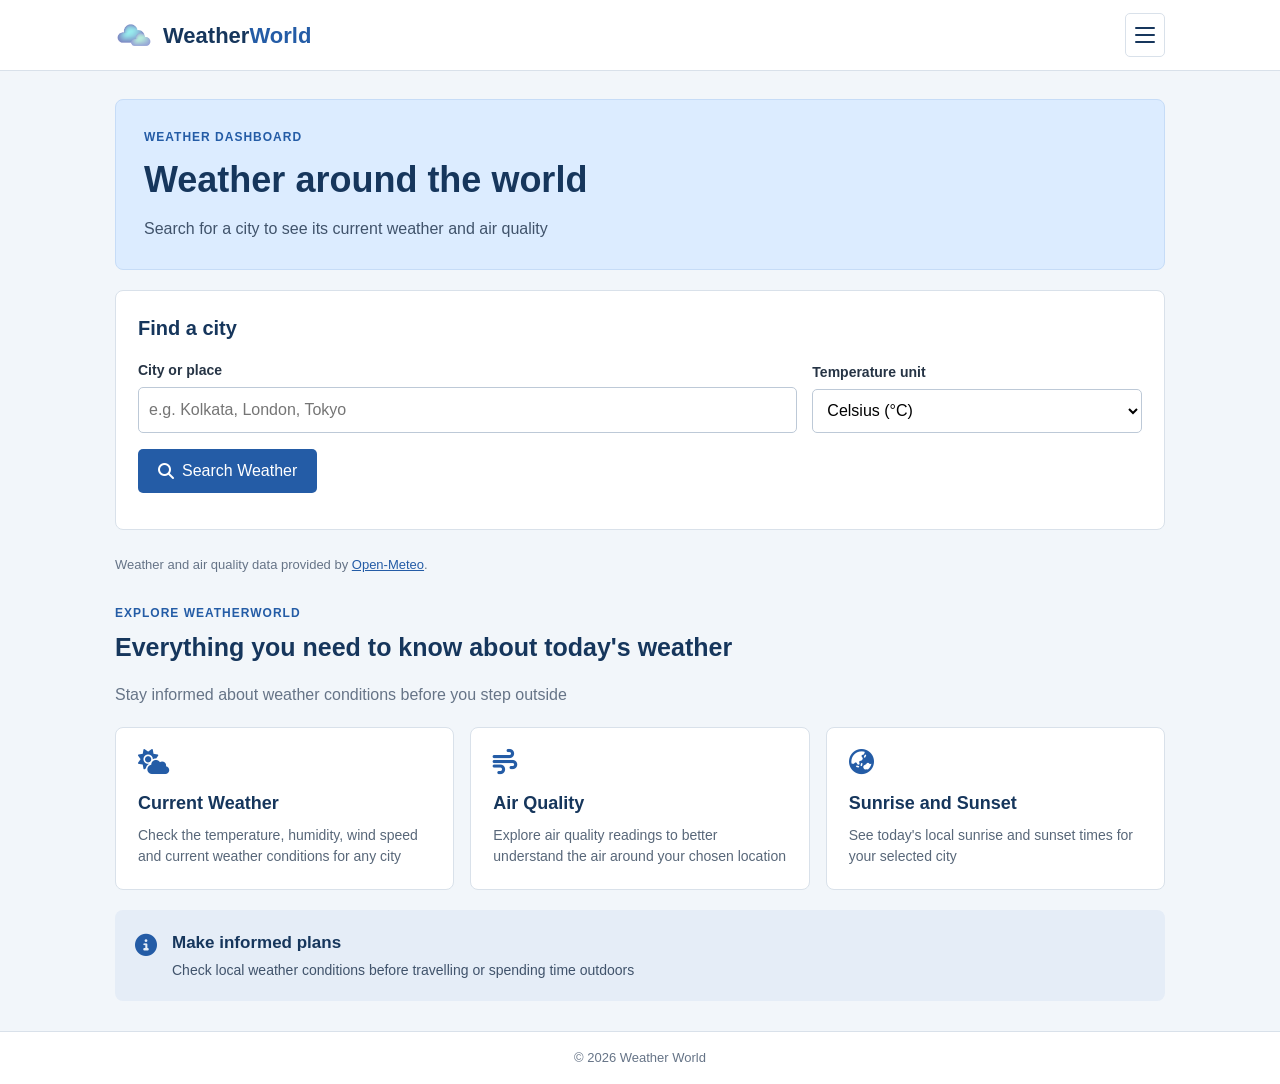
<file: index.html>
<!DOCTYPE html>
<html lang="en">

<head>
  <meta charset="UTF-8">
  <meta name="viewport" content="width=device-width, initial-scale=1.0">
  <meta name="description" content="Check current weather and air quality around the world.">
  <title>WeatherWorld - Easy access to world's weather conditions</title>
  <link rel="icon" type="image/png" href="assets/logo.png">
  <link rel="stylesheet" href="css/style.css">
  <link rel="stylesheet" href="https://cdnjs.cloudflare.com/ajax/libs/font-awesome/6.7.2/css/all.min.css">
</head>

<body>
  <a class="skip-link" href="#main-content">Skip to main content</a>

  <header class="site-header">
    <div class="container header-content">
      <a class="brand" href="index.html">
        <img src="assets/logo.png" alt="" id="brand-logo">
        <span>Weather<span class="brand-highlight">World</span></span>
      </a>

      <button class="menu-toggle" id="menu-toggle" type="button" aria-label="Open navigation menu" aria-expanded="false"
        aria-controls="main-navigation">
        <span></span>
        <span></span>
        <span></span>
      </button>

      <nav id="main-navigation" class="main-navigation" aria-label="Main navigation">
        <a href="index.html" aria-current="page">Home</a>
        <a href="about.html">About</a>
        <a href="contact.html">Contact</a>
      </nav>
    </div>
  </header>


  <main class="container" id="main-content" tabindex="-1">
    <section class="banner">
      <p class="eyebrow">WEATHER DASHBOARD</p>
      <h1>Weather around the world</h1>
      <p>Search for a city to see its current weather and air quality</p>
    </section>

    <section class="search-panel" aria-labelledby="search-heading">
      <h2 id="search-heading">Find a city</h2>
      <form id="weather-form">
        <div class="form-grid">
          <div class="form-field">
            <label for="city-input">City or place</label>
            <input type="search" id="city-input" name="city" placeholder="e.g. Kolkata, London, Tokyo" minlength="2"
              maxlength="80" required>
          </div>
          <div class="form-field">
            <label for="unit-select">Temperature unit</label>
            <select id="unit-select" name="units">
              <option value="celsius">Celsius (°C)</option>
              <option value="fahrenheit">Fahrenheit (°F)</option>
            </select>
          </div>
        </div>

        <button type="submit" id="search-button">
          <i class="fa-solid fa-magnifying-glass" aria-hidden="true"></i>
          Search Weather
        </button>
      </form>
      <p id="status-message" role="status" aria-live="polite"></p>
      <div class="location-choice" id="location-choice" hidden>
        <label for="location-select">Select the correct location</label>
        <select id="location-select" name="location" aria-describedby="location-hint"></select>
        <p id="location-hint" class="helper-text">Several places match your search. Choose the right one to update the results.</p>
      </div>
    </section>

    <section id="weather-results" class="results-section" hidden aria-labelledby="results-heading">
      <div class="section-heading">
        <div>
          <p class="eyebrow">CURRENT CONDITIONS</p>
          <h2 id="results-heading">Weather in <span id="location-name"></span></h2>
          <p id="location-details" class="muted-text"></p>
        </div>
        <p id="updated-time" class="updated-time"></p>
      </div>

      <article id="current-card" class="current-card cloudy">
        <div class="current-main">
          <div>
            <p class="card-label">RIGHT NOW</p>
            <p id="current-description" class="current-description">Weather</p>
            <p id="current-heading" class="current-temperature">--°</p>
            <p class="feels-like">Feels like <span id="feels-like">--°</span></p>
          </div>
          <i id="current-icon" class="fa-solid fa-cloud weather-symbol" aria-hidden="true"></i>
        </div>

        <div class="current-stats">
          <div class="stat">
            <span class="stat-label">Humidity</span>
            <strong id="stat-humidity">--%</strong>
          </div>
          <div class="stat">
            <span class="stat-label">Wind speed</span>
            <strong id="stat-wind">-- km/h</strong>
          </div>
          <div class="stat">
            <span class="stat-label">Precipitation</span>
            <strong id="stat-rain">-- mm</strong>
          </div>
          <div class="stat">
            <span class="stat-label">Today's maximum UV index</span>
            <strong id="stat-uv">--</strong>
          </div>
        </div>
      </article>

      <div class="extra-panels">
        <section class="air-quality-panel" aria-labelledby="air-heading">
          <div class="air-heading">
            <i class="fa-solid fa-wind" aria-hidden="true"></i>
            <h2 id="air-heading">Air quality</h2>
          </div>
          <p id="air-quality">Air quality information will appear here.</p>
        </section>

        <section class="sun-times-panel" aria-labelledby="sun-times-heading">
          <div class="air-heading">
            <i class="fa-solid fa-sun" aria-hidden="true"></i>
            <h2 id="sun-times-heading">Sunrise and sunset</h2>
          </div>
          <div class="sun-times-grid">
            <div class="sun-time">
              <span><i class="fa-solid fa-sunrise" aria-hidden="true"></i> Sunrise</span>
              <strong id="sunrise-time">--:--</strong>
            </div>
            <div class="sun-time">
              <span><i class="fa-solid fa-sunset" aria-hidden="true"></i> Sunset</span>
              <strong id="sunset-time">--:--</strong>
            </div>
          </div>
          <p id="sun-status" class="sun-status" role="status" aria-live="polite">Times will appear after a search.</p>
          <p class="sun-credit">Sun data by <a href="https://sunrise-sunset.org/" target="_blank" rel="noopener noreferrer">Sunrise-Sunset.org</a>.</p>
        </section>
      </div>
    </section>

    <p class="data-note">
      Weather and air quality data provided by
      <a href="https://open-meteo.com/" target="_blank" rel="noopener noreferrer">Open-Meteo</a>.
    </p>


    <section class="weather-info">
      <div class="info-heading">
        <p class="eyebrow">EXPLORE WEATHERWORLD</p>
        <h2>Everything you need to know about today's weather</h2>
        <p>Stay informed about weather conditions before you step outside</p>
      </div>

      <div class="info-grid">
        <article class="info-card">
          <i class="fa-solid fa-cloud-sun" aria-hidden="true"></i>
          <h3>Current Weather</h3>
          <p>Check the temperature, humidity, wind speed and current weather conditions for any city</p>
        </article>

        <article class="info-card">
          <i class="fa-solid fa-wind" aria-hidden="true"></i>
          <h3>Air Quality</h3>
          <p>Explore air quality readings to better understand the air around your chosen location</p>
        </article>

        <article class="info-card">
          <i class="fa-solid fa-earth-asia" aria-hidden="true"></i>
          <h3>Sunrise and Sunset</h3>
          <p>See today's local sunrise and sunset times for your selected city</p>
        </article>
      </div>

      <div class="weather-tip">
        <i class="fa-solid fa-circle-info" aria-hidden="true"></i>
        <div>
          <h3>Make informed plans</h3>
          <p>Check local weather conditions before travelling or spending time outdoors</p>
        </div>
      </div>
    </section>

  </main>

  <footer class="site-footer">
    <div class="container">
      <p>&copy; <span class="current-year"></span> Weather World</p>
    </div>
  </footer>

  <script src="js/app.js" defer></script>
</body>

</html>
</file>
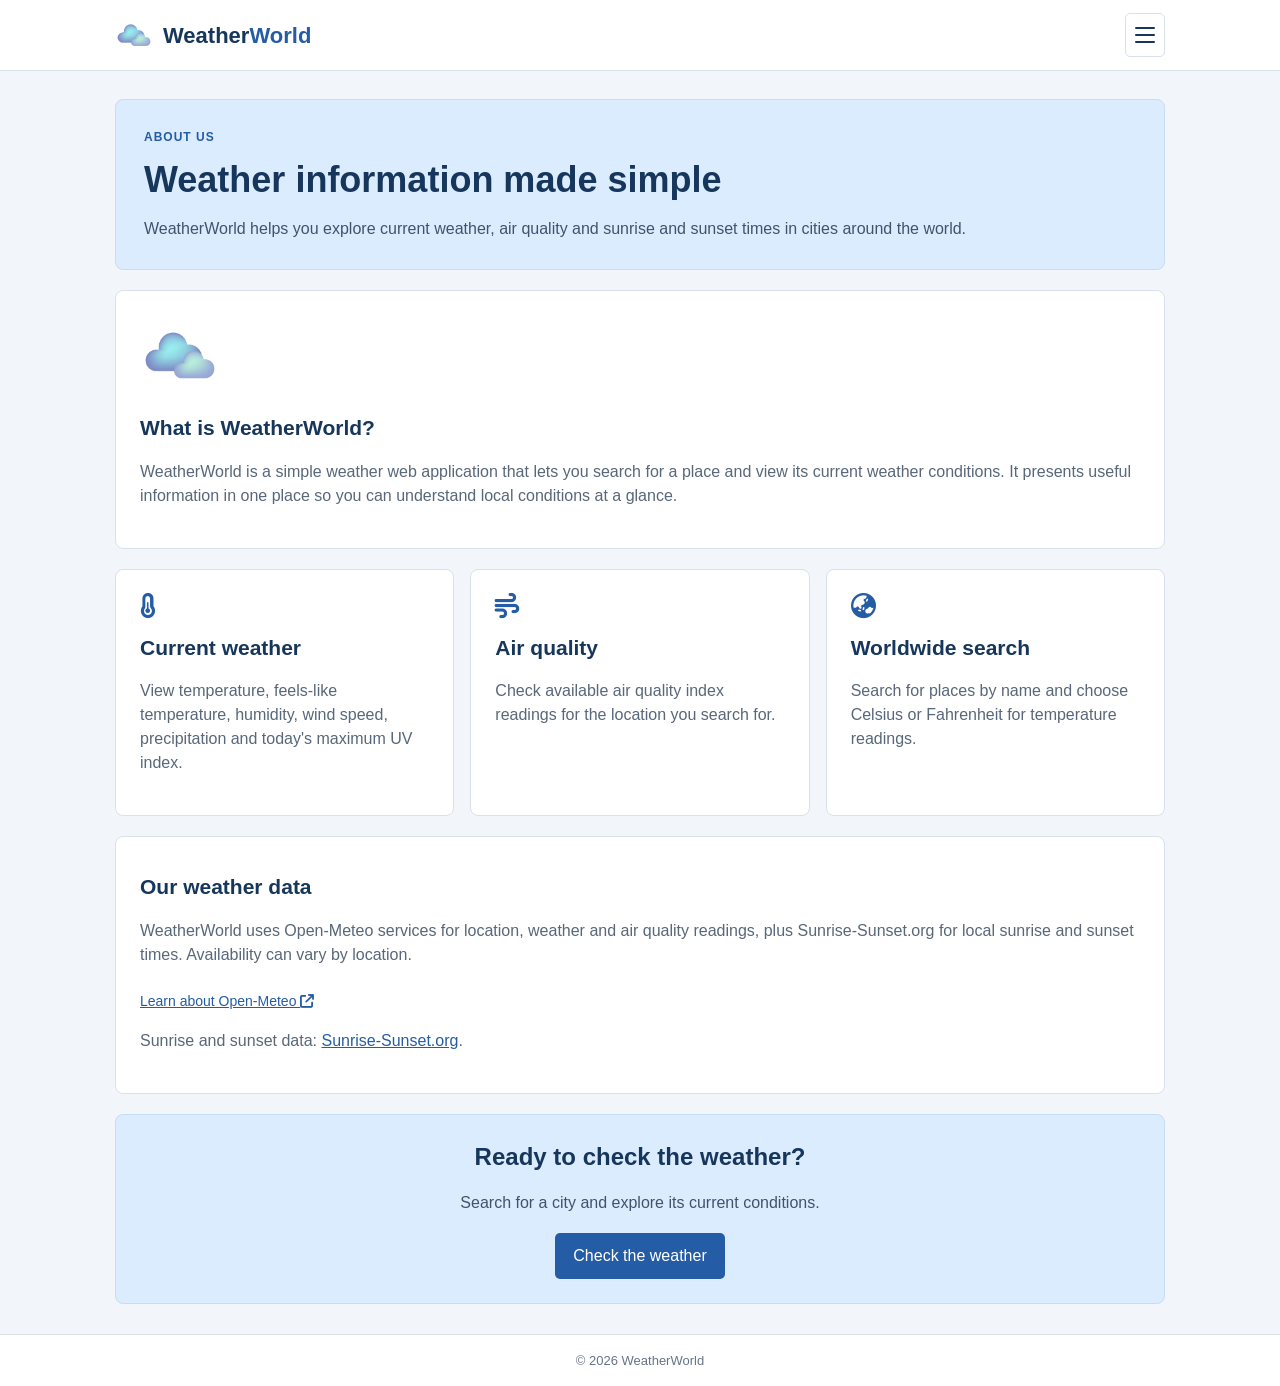
<file: about.html>
<!DOCTYPE html>
<html lang="en">

<head>
    <meta charset="UTF-8">
    <meta name="viewport" content="width=device-width, initial-scale=1.0">
    <meta name="description" content="Learn about WeatherWorld and its weather information services.">
    <title>About - WeatherWorld</title>
    <link rel="icon" type="image/png" href="assets/logo.png">
    <link rel="stylesheet" href="css/style.css">
    <link rel="stylesheet" href="https://cdnjs.cloudflare.com/ajax/libs/font-awesome/6.7.2/css/all.min.css">
</head>

<body>
  <a class="skip-link" href="#main-content">Skip to main content</a>
    <header class="site-header">
        <div class="container header-content">
            <a class="brand" href="index.html">
                <img src="assets/logo.png" alt="" id="brand-logo">
                <span>Weather<span class="brand-highlight">World</span></span>
            </a>

            <button class="menu-toggle" id="menu-toggle" type="button" aria-label="Open navigation menu"
                aria-expanded="false" aria-controls="main-navigation">
                <span></span>
                <span></span>
                <span></span>
            </button>

            <nav id="main-navigation" class="main-navigation" aria-label="Main navigation">
                <a href="index.html">Home</a>
                <a href="about.html" aria-current="page">About</a>
                <a href="contact.html">Contact</a>
            </nav>
        </div>
    </header>

    <main class="container inner-page" id="main-content" tabindex="-1">
        <section class="banner">
            <p class="eyebrow">ABOUT US</p>
            <h1>Weather information made simple</h1>
            <p>WeatherWorld helps you explore current weather, air quality and sunrise and sunset times in cities around the world.</p>
        </section>

        <section class="page-panel">
            <img src="assets/logo.png" alt="" id="about-logo">
            <h2>What is WeatherWorld?</h2>
            <p>WeatherWorld is a simple weather web application that lets you search for a place and view its current
                weather conditions. It presents useful information in one place so you can understand local conditions
                at a glance.</p>
        </section>

        <section class="about-grid">
            <article class="page-panel">
                <i class="fa-solid fa-temperature-half page-card-icon" aria-hidden="true"></i>
                <h2>Current weather</h2>
                <p>View temperature, feels-like temperature, humidity, wind speed, precipitation and today's maximum UV index.</p>
            </article>

            <article class="page-panel">
                <i class="fa-solid fa-wind page-card-icon" aria-hidden="true"></i>
                <h2>Air quality</h2>
                <p>Check available air quality index readings for the location you search for.</p>
            </article>

            <article class="page-panel">
                <i class="fa-solid fa-earth-asia page-card-icon" aria-hidden="true"></i>
                <h2>Worldwide search</h2>
                <p>Search for places by name and choose Celsius or Fahrenheit for temperature readings.</p>
            </article>
        </section>

        <section class="page-panel">
            <h2>Our weather data</h2>
            <p>WeatherWorld uses Open-Meteo services for location, weather and air quality readings,
                plus Sunrise-Sunset.org for local sunrise and sunset times. Availability can vary by location.</p>
            <a class="text-link" href="https://open-meteo.com/" target="_blank" rel="noopener noreferrer">Learn about
                Open-Meteo <i class="fa-solid fa-arrow-up-right-from-square" aria-hidden="true"></i></a>
            <p>Sunrise and sunset data: <a href="https://sunrise-sunset.org/" target="_blank" rel="noopener noreferrer">Sunrise-Sunset.org</a>.</p>
        </section>

        <div class="page-action">
            <h2>Ready to check the weather?</h2>
            <p>Search for a city and explore its current conditions.</p>
            <a class="primary-link" href="index.html">Check the weather</a>
        </div>
    </main>

    <footer class="site-footer">
        <div class="container">
            <p>&copy; <span class="current-year"></span> WeatherWorld</p>
        </div>
    </footer>
    <script src="js/app.js" defer></script>
</body>

</html>
</file>
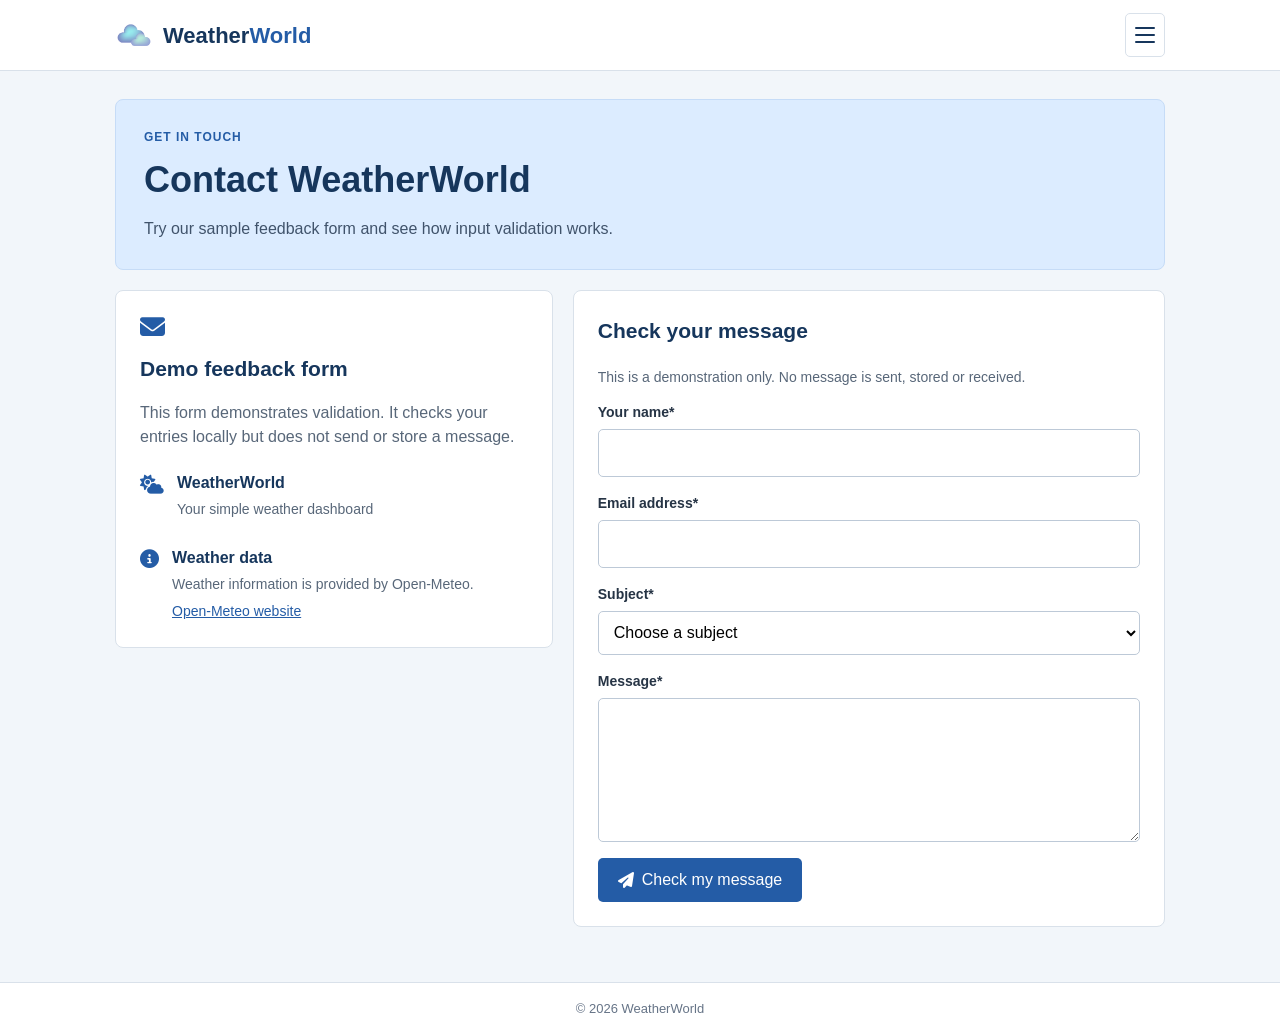
<file: contact.html>
<!DOCTYPE html>
<html lang="en">

<head>
    <meta charset="UTF-8">
    <meta name="viewport" content="width=device-width, initial-scale=1.0">
    <meta name="description" content="Try the WeatherWorld demo feedback form with client-side validation.">
    <title>Contact - WeatherWorld</title>
    <link rel="icon" type="image/png" href="assets/logo.png">
    <link rel="stylesheet" href="css/style.css">
    <link rel="stylesheet" href="https://cdnjs.cloudflare.com/ajax/libs/font-awesome/6.7.2/css/all.min.css">
</head>

<body>
  <a class="skip-link" href="#main-content">Skip to main content</a>
    <header class="site-header">
        <div class="container header-content">
            <a class="brand" href="index.html">
                <img src="assets/logo.png" alt="" id="brand-logo">
                <span>Weather<span class="brand-highlight">World</span></span>
            </a>

            <button class="menu-toggle" id="menu-toggle" type="button" aria-label="Open navigation menu"
                aria-expanded="false" aria-controls="main-navigation">
                <span></span>
                <span></span>
                <span></span>
            </button>

            <nav id="main-navigation" class="main-navigation" aria-label="Main navigation">
                <a href="index.html">Home</a>
                <a href="about.html">About</a>
                <a href="contact.html" aria-current="page">Contact</a>
            </nav>
        </div>
    </header>

    <main class="container inner-page" id="main-content" tabindex="-1">
        <section class="banner">
            <p class="eyebrow">GET IN TOUCH</p>
            <h1>Contact WeatherWorld</h1>
            <p>Try our sample feedback form and see how input validation works.</p>
        </section>

        <div class="contact-layout">
            <section class="page-panel contact-details">
                <i class="fa-solid fa-envelope page-card-icon" aria-hidden="true"></i>
                <h2>Demo feedback form</h2>
                <p>This form demonstrates validation. It checks your entries locally but does not send or store a message.</p>

                <div class="contact-detail">
                    <i class="fa-solid fa-cloud-sun" aria-hidden="true"></i>
                    <div>
                        <h3>WeatherWorld</h3>
                        <p>Your simple weather dashboard</p>
                    </div>
                </div>

                <div class="contact-detail">
                    <i class="fa-solid fa-circle-info" aria-hidden="true"></i>
                    <div>
                        <h3>Weather data</h3>
                        <p>Weather information is provided by Open-Meteo.</p>
                        <a href="https://open-meteo.com/" target="_blank" rel="noopener noreferrer">Open-Meteo
                            website</a>
                    </div>
                </div>
            </section>

            <section class="page-panel contact-form-panel">
                <h2>Check your message</h2>
                <p class="form-disclosure">This is a demonstration only. No message is sent, stored or received.</p>

                <form id="contact-form">
                    <div class="form-field">
                        <label for="contact-name">Your name*</label>
                        <input type="text" id="contact-name" name="name" minlength="2" maxlength="80"
                            autocomplete="name" required>
                    </div>

                    <div class="form-field">
                        <label for="contact-email">Email address*</label>
                        <input type="email" id="contact-email" name="email" maxlength="120" autocomplete="email"
                            required>
                    </div>

                    <div class="form-field">
                        <label for="contact-subject">Subject*</label>
                        <select id="contact-subject" name="subject" required>
                            <option value="">Choose a subject</option>
                            <option value="feedback">Feedback</option>
                            <option value="problem">Report a problem</option>
                            <option value="question">General question</option>
                            <option value="suggestion">Suggestion</option>
                        </select>
                    </div>

                    <div class="form-field">
                        <label for="contact-message">Message*</label>
                        <textarea id="contact-message" name="message" rows="5" minlength="10" maxlength="1000"
                            required></textarea>
                    </div>

                    <button type="submit" id="contact-submit">
                        <i class="fa-solid fa-paper-plane" aria-hidden="true"></i>
                        Check my message
                    </button>

                    <p id="contact-status" role="status" aria-live="polite" hidden></p>
                </form>
            </section>
        </div>
    </main>

    <footer class="site-footer">
        <div class="container">
            <p>&copy; <span class="current-year"></span> WeatherWorld</p>
        </div>
    </footer>
    <script src="js/app.js" defer></script>
</body>

</html>
</file>
<file: css/style.css>
* {
  box-sizing: border-box;
}

body {
  margin: 0;
  font-family: Arial, Helvetica, sans-serif;
  background: #f2f6fa;
  color: #263445;
  line-height: 1.5;
}

.container {
  width: 92%;
  max-width: 1050px;
  margin: 0 auto;
}

a {
  color: #245ca6;
}

a:hover {
  color: #16365c;
}

button,
input,
select,
textarea {
  font: inherit;
}

input:focus-visible,
select:focus-visible,
textarea:focus-visible,
button:focus-visible,
a:focus-visible {
  outline: 3px solid #f0a526;
  outline-offset: 2px;
}

.site-header {
  background: #ffffff;
  border-bottom: 1px solid #d9e1ea;
}

.header-content {
  position: relative;
  display: flex;
  align-items: center;
  justify-content: space-between;
  gap: 15px;
  min-height: 70px;
}

.brand {
  order: 1;
  display: flex;
  align-items: center;
  gap: 10px;
  color: #16365c;
  font-size: 22px;
  font-weight: bold;
  text-decoration: none;
}

#brand-logo {
  width: 38px;
  height: 38px;
  object-fit: contain;
}

#about-logo {
  width: 80px;
  object-fit: contain;
}

.brand-highlight {
  color: #245ca6;
}

.header-tagline {
  display: none;
}

.menu-toggle {
  order: 2;
  flex-shrink: 0;
  display: flex;
  flex-direction: column;
  align-items: center;
  justify-content: center;
  gap: 5px;
  width: 40px;
  height: 40px;
  margin: 0;
  padding: 9px;
  background: #ffffff;
  border: 1px solid #d9e1ea;
  border-radius: 5px;
  cursor: pointer;
}

.menu-toggle:hover {
  background: #dcecff;
}

.menu-toggle span {
  display: block;
  width: 20px;
  height: 2px;
  min-height: 2px;
  background: #16365c;
  border-radius: 2px;
  transition: transform 0.2s ease, opacity 0.2s ease;
}

.menu-toggle.active span:first-child {
  transform: translateY(7px) rotate(45deg);
}

.menu-toggle.active span:nth-child(2) {
  opacity: 0;
}

.menu-toggle.active span:last-child {
  transform: translateY(-7px) rotate(-45deg);
}

.main-navigation {
  position: absolute;
  z-index: 10;
  top: calc(100% + 1px);
  right: 0;
  display: flex;
  flex-direction: column;
  width: 210px;
  padding: 8px;
  background: #ffffff;
  border: 1px solid #d9e1ea;
  border-radius: 6px;
  visibility: hidden;
  opacity: 0;
  transform: translateY(-6px);
  transition: opacity 0.2s ease, transform 0.2s ease, visibility 0.2s;
}

.main-navigation.open {
  visibility: visible;
  opacity: 1;
  transform: translateY(0);
}

.main-navigation a {
  padding: 11px 12px;
  color: #16365c;
  text-decoration: none;
  border-radius: 4px;
}

.main-navigation a:hover,
.main-navigation a[aria-current="page"] {
  background: #eaf1f8;
  color: #245ca6;
}

.banner {
  margin: 28px 0 20px;
  padding: 28px;
  background: #dcecff;
  border: 1px solid #c6dcf7;
  border-radius: 8px;
}

.eyebrow {
  margin: 0 0 7px;
  color: #245ca6;
  font-size: 12px;
  font-weight: bold;
  letter-spacing: 1px;
}

.banner h1 {
  margin: 0 0 10px;
  color: #16365c;
  font-size: 30px;
}

.banner>p:last-child {
  margin: 0;
  color: #40536b;
}

.search-panel,
.page-panel,
.info-card,
.air-quality-panel {
  background: #ffffff;
  border: 1px solid #d9e1ea;
  border-radius: 8px;
}

.search-panel {
  padding: 22px;
}

.search-panel h2 {
  margin-top: 0;
  color: #16365c;
  font-size: 20px;
}

.form-grid {
  display: grid;
  grid-template-columns: 1fr;
  gap: 15px;
}

.form-field {
  display: flex;
  flex-direction: column;
  gap: 6px;
}

label {
  font-size: 14px;
  font-weight: bold;
}

input,
select,
textarea {
  width: 100%;
  min-height: 44px;
  padding: 10px;
  background: #ffffff;
  border: 1px solid #bdc9d7;
  border-radius: 5px;
}

textarea {
  resize: vertical;
}

button {
  display: inline-flex;
  align-items: center;
  justify-content: center;
  gap: 8px;
  min-height: 44px;
  margin-top: 16px;
  padding: 10px 20px;
  color: #ffffff;
  background: #245ca6;
  border: 0;
  border-radius: 5px;
  cursor: pointer;
}

button:hover {
  background: #163f78;
}

button:disabled {
  opacity: 0.65;
  cursor: wait;
}

[hidden] {
  display: none !important;
}

#status-message {
  margin-bottom: 0;
  color: #526276;
  font-size: 14px;
}

#status-message.error,
#contact-status.error {
  color: #b42318;
}

#status-message.success {
  color: #176b45;
}

.results-section {
  margin-top: 30px;
}

.section-heading {
  display: flex;
  flex-direction: column;
  gap: 5px;
  margin-bottom: 15px;
}

.section-heading h2 {
  margin: 0 0 5px;
  color: #16365c;
  font-size: 24px;
}

.muted-text,
.updated-time {
  margin: 0;
  color: #657487;
  font-size: 13px;
}

.current-card {
  overflow: hidden;
  background: #ffffff;
  border: 1px solid #cbd6e2;
  border-radius: 8px;
}

.current-card.sunny {
  background: #fff0b8;
}

.current-card.cloudy {
  background: #e1e8ef;
}

.current-card.rainy {
  background: #d2e5f5;
}

.current-card.snowy {
  background: #f1f5fa;
}

.current-card.stormy {
  background: #ded9ee;
}

.current-card.foggy {
  background: #e7e7e7;
}

.current-main {
  display: flex;
  align-items: center;
  justify-content: space-between;
  gap: 15px;
  padding: 25px;
}

.card-label {
  margin: 0 0 8px;
  color: #40536b;
  font-size: 12px;
  font-weight: bold;
  letter-spacing: 1px;
}

.current-description {
  margin: 0;
  font-size: 18px;
  font-weight: bold;
}

.current-temperature {
  margin: 5px 0;
  color: #16365c;
  font-size: 52px;
  font-weight: bold;
  line-height: 1.2;
}

.feels-like {
  margin: 0;
  font-size: 14px;
}

.weather-symbol {
  color: #245ca6;
  font-size: 52px;
}

.current-card.sunny .weather-symbol {
  color: #b87800;
}

.current-stats {
  display: grid;
  grid-template-columns: repeat(2, 1fr);
  background: #ffffff;
  border-top: 1px solid #d3dce6;
}

.stat {
  display: flex;
  flex-direction: column;
  gap: 4px;
  padding: 15px;
  border-bottom: 1px solid #d3dce6;
}

.stat:nth-child(odd) {
  border-right: 1px solid #d3dce6;
}

.stat-label {
  color: #667487;
  font-size: 13px;
}

.stat strong {
  color: #16365c;
  font-size: 17px;
}

.air-quality-panel {
  margin-top: 18px;
  padding: 18px;
}

.air-heading {
  display: flex;
  align-items: center;
  gap: 10px;
  margin-bottom: 8px;
  color: #245ca6;
}

.air-heading h2 {
  margin: 0;
  color: #16365c;
  font-size: 18px;
}

.air-quality-panel p {
  margin: 0;
}

.data-note {
  margin: 25px 0;
  color: #667487;
  font-size: 13px;
}

.weather-info {
  margin: 30px 0;
}

.info-heading {
  margin-bottom: 20px;
}

.info-heading h2 {
  max-width: 650px;
  margin: 0 0 8px;
  color: #16365c;
  font-size: 25px;
}

.info-heading>p:last-child {
  color: #667487;
}

.info-grid,
.about-grid {
  display: grid;
  grid-template-columns: 1fr;
  gap: 16px;
}

.info-card {
  padding: 22px;
}

.info-card>i,
.page-card-icon {
  color: #245ca6;
  font-size: 25px;
}

.info-card h3 {
  margin: 12px 0 8px;
  color: #16365c;
  font-size: 18px;
}

.info-card p {
  margin: 0;
  color: #586779;
  font-size: 14px;
}

.weather-tip {
  display: flex;
  align-items: flex-start;
  gap: 15px;
  margin-top: 20px;
  padding: 20px;
  background: #e5edf7;
  border-radius: 8px;
}

.weather-tip>i {
  margin-top: 4px;
  color: #245ca6;
  font-size: 22px;
}

.weather-tip h3 {
  margin: 0 0 5px;
  color: #16365c;
  font-size: 17px;
}

.weather-tip p {
  margin: 0;
  color: #40536b;
  font-size: 14px;
}

.inner-page {
  min-height: 75vh;
  padding-bottom: 30px;
}

.page-panel {
  padding: 24px;
}

.page-panel h2 {
  margin: 10px 0;
  color: #16365c;
  font-size: 21px;
}

.page-panel p {
  color: #586779;
}

.page-icon {
  color: #245ca6;
  font-size: 32px;
}

.about-grid {
  margin: 20px 0;
}

.text-link {
  display: inline-block;
  margin-top: 8px;
  font-size: 14px;
}

.page-action {
  margin-top: 20px;
  padding: 24px;
  text-align: center;
  background: #dcecff;
  border: 1px solid #c6dcf7;
  border-radius: 8px;
}

.page-action h2 {
  margin: 0 0 8px;
  color: #16365c;
}

.page-action p {
  margin-bottom: 18px;
  color: #40536b;
}

.primary-link {
  display: inline-block;
  padding: 11px 18px;
  color: #ffffff;
  background: #245ca6;
  border-radius: 5px;
  text-decoration: none;
}

.primary-link:hover {
  color: #ffffff;
  background: #163f78;
}

.contact-layout {
  display: grid;
  grid-template-columns: 1fr;
  gap: 20px;
  margin-bottom: 25px;
}

.contact-details {
  align-self: start;
}

.contact-detail {
  display: flex;
  align-items: flex-start;
  gap: 13px;
  margin-top: 22px;
}

.contact-detail>i {
  margin-top: 4px;
  color: #245ca6;
  font-size: 19px;
}

.contact-detail h3 {
  margin: 0;
  color: #16365c;
  font-size: 16px;
}

.contact-detail p {
  margin: 4px 0;
  font-size: 14px;
}

.contact-detail a {
  font-size: 14px;
}

.contact-form-panel h2 {
  margin-top: 0;
  margin-bottom: 20px;
}

.contact-form-panel form {
  display: flex;
  flex-direction: column;
  gap: 16px;
}

.contact-form-panel .form-field {
  gap: 6px;
}

.contact-form-panel input,
.contact-form-panel select,
.contact-form-panel textarea {
  padding: 11px;
}

.contact-form-panel button {
  align-self: flex-start;
  margin-top: 0;
}

#contact-status {
  margin: 0;
  padding: 12px;
  font-size: 14px;
  border-radius: 5px;
}

#contact-status.success {
  color: #176b45;
  background: #e6f5ec;
  border: 1px solid #b8e1c8;
}

#contact-status.error {
  background: #fff0ef;
  border: 1px solid #f0c4c0;
}

.site-footer {
  padding: 16px 0;
  background: #ffffff;
  border-top: 1px solid #d9e1ea;
}

.site-footer p {
  margin: 0;
  color: #667487;
  font-size: 13px;
  text-align: center;
}

@media (min-width: 600px) {
  .form-grid {
    grid-template-columns: 2fr 1fr;
    align-items: end;
  }

  .section-heading {
    flex-direction: row;
    align-items: end;
    justify-content: space-between;
  }

  .current-stats {
    grid-template-columns: repeat(4, 1fr);
  }

  .stat:nth-child(odd) {
    border-right: 0;
  }

  .stat:not(:last-child) {
    border-right: 1px solid #d3dce6;
  }
}

@media (min-width: 650px) {

  .info-grid,
  .about-grid {
    grid-template-columns: repeat(3, 1fr);
  }

  .contact-layout {
    grid-template-columns: 0.85fr 1.15fr;
    align-items: start;
  }
}

@media (min-width: 850px) {
  .banner h1 {
    font-size: 36px;
  }
}

@media (prefers-reduced-motion: reduce) {

  .menu-toggle span,
  .main-navigation {
    transition: none;
  }
}
/* Accessibility and location selection additions. Styles remain mobile-first. */
.skip-link {
  position: absolute;
  top: -80px;
  left: 12px;
  z-index: 100;
  padding: 10px 16px;
  background: #16365c;
  color: #ffffff;
  border-radius: 5px;
}

.skip-link:focus {
  top: 12px;
  color: #ffffff;
}

#main-content:focus { outline: none; }

.location-choice {
  margin-top: 18px;
  padding: 15px;
  border: 1px solid #c6dcf7;
  background: #f3f8ff;
  border-radius: 6px;
}

.location-choice label { display: block; margin-bottom: 6px; }

.helper-text,
.form-disclosure {
  color: #526276;
  font-size: 14px;
}

.helper-text { margin: 8px 0 0; }
.form-disclosure { margin-top: 0; }

.extra-panels {
  display: grid;
  grid-template-columns: 1fr;
  gap: 18px;
  margin-top: 18px;
}

.extra-panels .air-quality-panel { margin-top: 0; }

.sun-times-panel {
  padding: 18px;
  background: #ffffff;
  border: 1px solid #d9e1ea;
  border-radius: 8px;
}

.sun-times-grid {
  display: grid;
  grid-template-columns: repeat(2, minmax(0, 1fr));
  gap: 12px;
}

.sun-time {
  display: flex;
  flex-direction: column;
  gap: 6px;
  padding: 12px;
  background: #f2f6fa;
  border-radius: 6px;
}

.sun-time span {
  color: #40536b;
  font-size: 13px;
}

.sun-time strong {
  color: #16365c;
  font-size: clamp(17px, 3vw, 23px);
}

.sun-status, .sun-credit {
  margin: 10px 0 0;
  color: #526276;
  font-size: 12px;
}

.sun-credit a { color: #245ca6; }

/* Enhanced layouts for tablets and desktop screens. */
@media (min-width: 650px) {
  .extra-panels { grid-template-columns: repeat(2, minmax(0, 1fr)); }
}
</file>
